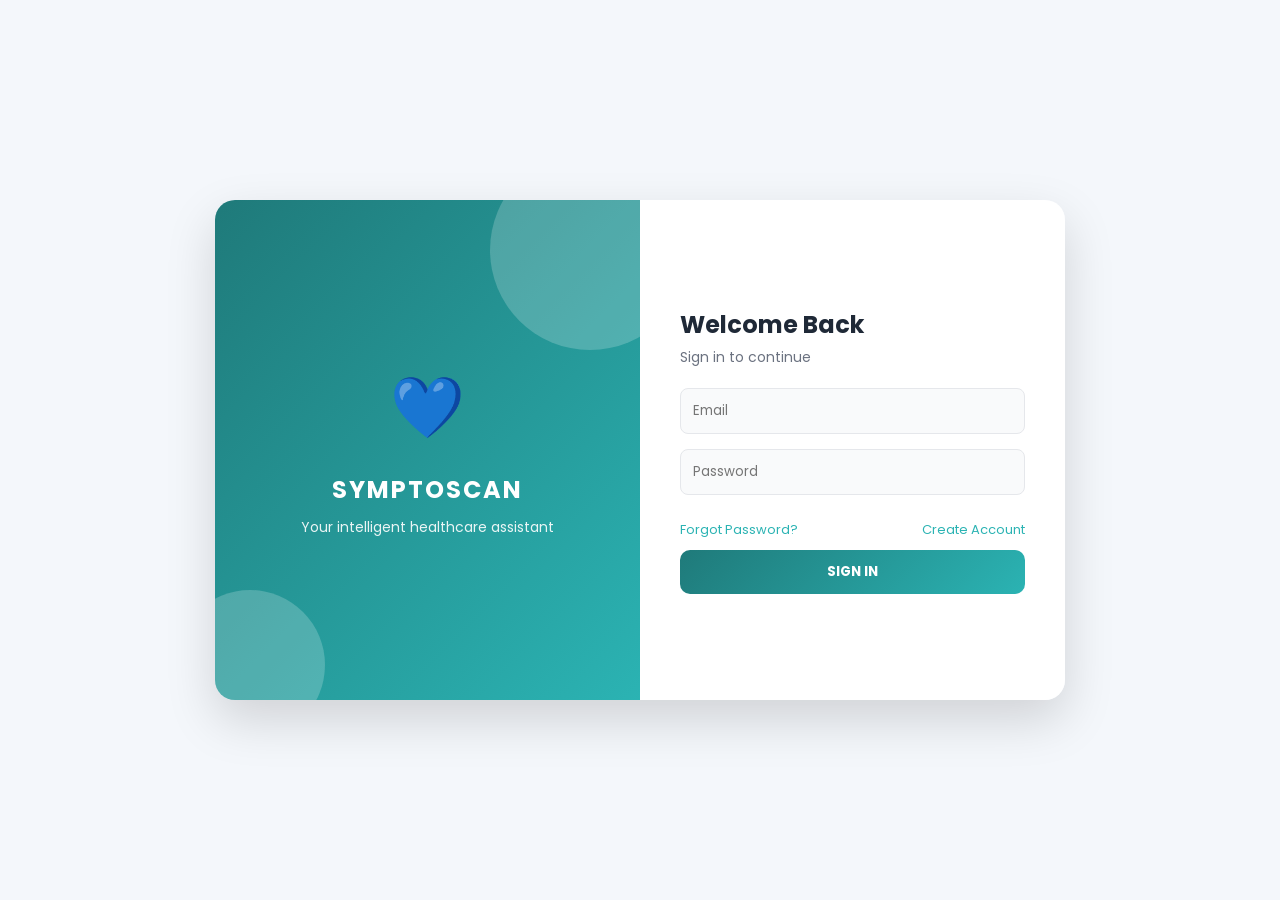
<file: templates/index.html>
<!DOCTYPE html>
<html lang="en">
<head>
<meta charset="UTF-8">
<title>SymptoScan Login</title>

<link href="https://fonts.googleapis.com/css2?family=Poppins:wght@300;400;600&display=swap" rel="stylesheet">

<style>
* {
  margin: 0;
  padding: 0;
  box-sizing: border-box;
  font-family: 'Poppins', sans-serif;
}

body {
  height: 100vh;
  display: flex;
  justify-content: center;
  align-items: center;
  background: #f4f7fb;
}

/* CONTAINER */
.container {
  width: 850px;
  height: 500px;
  display: flex;
  border-radius: 20px;
  overflow: hidden;
  box-shadow: 0 20px 50px rgba(0,0,0,0.15);
}

/* LEFT PANEL */
.left {
  width: 50%;
  background: linear-gradient(135deg, #1f7a7a, #2bb3b3);
  color: white;
  padding: 50px 30px;
  position: relative;
  display: flex;
  flex-direction: column;
  justify-content: center;
  align-items: center;
}

/* FLOATING SHAPES */
.left::before, .left::after {
  content: "";
  position: absolute;
  border-radius: 50%;
  opacity: 0.2;
}

.left::before {
  width: 200px;
  height: 200px;
  background: white;
  top: -50px;
  right: -50px;
}

.left::after {
  width: 150px;
  height: 150px;
  background: white;
  bottom: -40px;
  left: -40px;
}

/* LOGO */
.logo {
  font-size: 60px;
  margin-bottom: 20px;
}

.left h2 {
  letter-spacing: 2px;
  margin-bottom: 10px;
}

.left p {
  font-size: 14px;
  opacity: 0.9;
}

/* RIGHT PANEL */
.right {
  width: 50%;
  background: white;
  padding: 40px;
  display: flex;
  flex-direction: column;
  justify-content: center;
}

.right h2 {
  margin-bottom: 5px;
  color: #1f2937;
}

.right p {
  font-size: 14px;
  color: #6b7280;
  margin-bottom: 20px;
}

/* INPUT */
.input-box {
  margin-bottom: 15px;
}

input {
  width: 100%;
  padding: 12px;
  border-radius: 8px;
  border: 1px solid #e5e7eb;
  outline: none;
  background: #f9fafb;
}

input:focus {
  border-color: #2bb3b3;
  box-shadow: 0 0 6px rgba(43,179,179,0.3);
}

/* BUTTON */
button {
  width: 100%;
  padding: 12px;
  border-radius: 10px;
  border: none;
  background: linear-gradient(135deg, #1f7a7a, #2bb3b3);
  color: white;
  font-weight: bold;
  cursor: pointer;
  margin-top: 10px;
  transition: 0.3s;
}

button:hover {
  transform: translateY(-2px);
}

/* LINKS */
.extra {
  display: flex;
  justify-content: space-between;
  font-size: 13px;
  margin-top: 10px;
}

.extra a {
  text-decoration: none;
  color: #2bb3b3;
}
</style>
</head>

<body>

<div class="container">

  <!-- LEFT -->
  <div class="left">
    <div class="logo">💙</div>
    <h2>SYMPTOSCAN</h2>
    <p>Your intelligent healthcare assistant</p>
  </div>

  <!-- RIGHT -->
  <div class="right">
    <h2>Welcome Back</h2>
    <p>Sign in to continue</p>

    <div class="input-box">
      <input id="lemail" type="text" placeholder="Email">
    </div>

    <div class="input-box">
      <input id="lpass" type="password" placeholder="Password">
    </div>

    <div class="extra">
      <a href="#">Forgot Password?</a>
      <a href="/register">Create Account</a>
    </div>

    <button onclick="login()">SIGN IN</button>
  </div>

</div>

<script src="../static/script.js"></script>

</body>
</html>
</file>
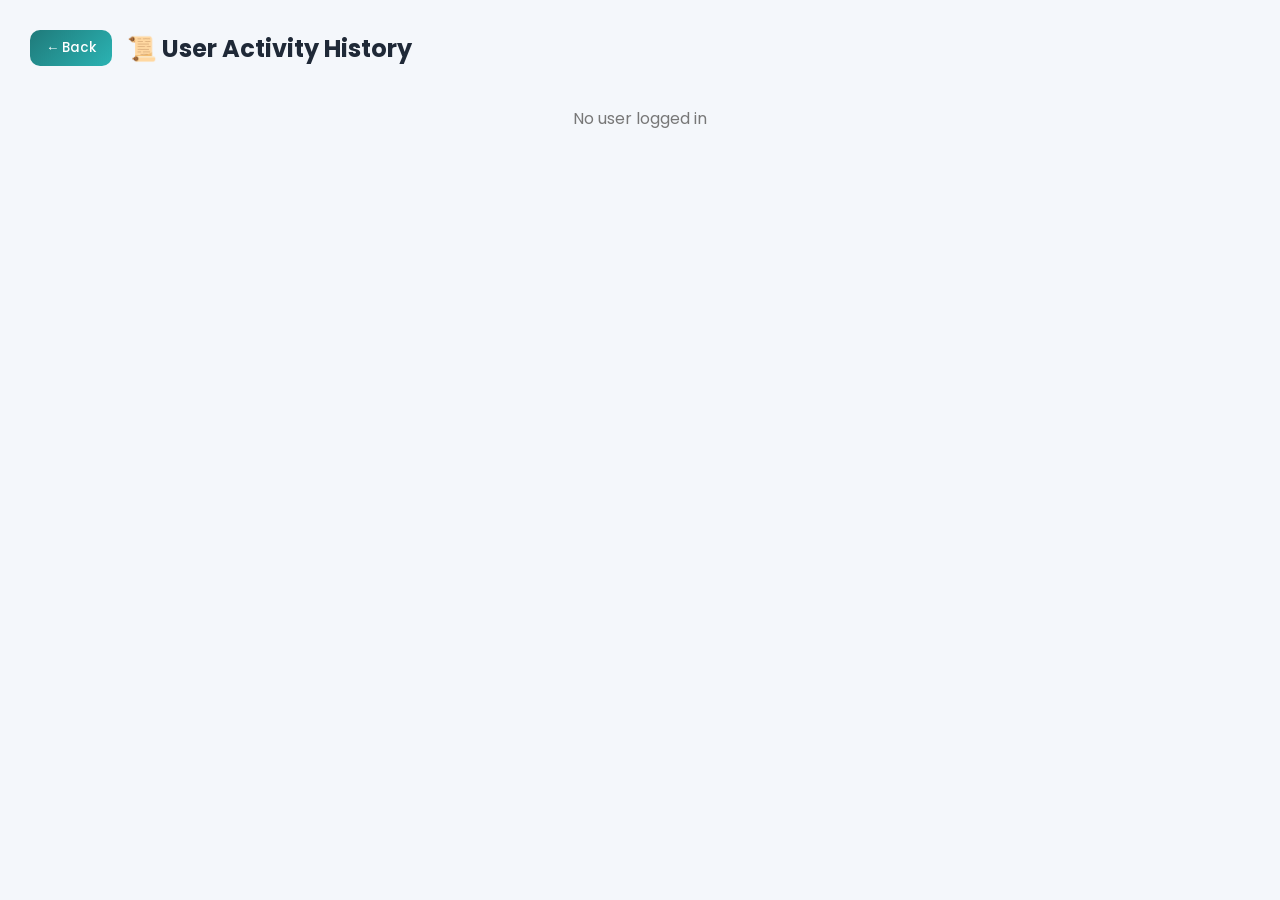
<file: templates/history.html>
<!DOCTYPE html>
<html lang="en">
<head>
<meta charset="UTF-8">
<title>SymptoScan History</title>

<link href="https://fonts.googleapis.com/css2?family=Poppins:wght@300;400;600&display=swap" rel="stylesheet">

<style>
* {
  margin: 0;
  padding: 0;
  box-sizing: border-box;
  font-family: 'Poppins', sans-serif;
}

body {
  background: #f4f7fb;
  padding: 30px;
}

/* HEADER */
.header {
  display: flex;
  align-items: center;
  gap: 15px;
  margin-bottom: 25px;
}

/* BACK BUTTON */
.back-btn {
  padding: 8px 16px;
  border: none;
  border-radius: 10px;
  background: linear-gradient(135deg, #1f7a7a, #2bb3b3);
  color: white;
  cursor: pointer;
  font-weight: 500;
  transition: 0.3s;
}

.back-btn:hover {
  transform: translateX(-3px);
}

/* TITLE */
h2 {
  margin: 0;
  color: #1f2937;
}

/* CARD */
.card {
  background: white;
  padding: 18px;
  margin-bottom: 15px;
  border-radius: 15px;
  box-shadow: 0 8px 20px rgba(0,0,0,0.06);
  border-left: 5px solid #2bb3b3;
  transition: 0.3s;
}

.card:hover {
  transform: translateY(-3px);
}

/* TEXT */
.card h3 {
  margin-bottom: 5px;
  color: #1f2937;
}

.card p {
  color: #555;
}

.time {
  color: #9ca3af;
  font-size: 13px;
  margin-top: 5px;
}

/* EMPTY */
.empty {
  text-align: center;
  color: #777;
  margin-top: 40px;
}
</style>
</head>

<body>

<!-- HEADER -->
<div class="header">
  <button class="back-btn" onclick="goBack()">← Back</button>
  <h2>📜 User Activity History</h2>
</div>

<!-- HISTORY LIST -->
<div id="historyList"></div>

<script>

function goBack() {
  window.location.href = "/dashboard";  // ✅ change if needed
}

async function loadHistory() {

  let email = localStorage.getItem("email");

  if (!email) {
    document.getElementById("historyList").innerHTML =
      "<div class='empty'>No user logged in</div>";
    return;
  }

  try {
    let res = await fetch(`/history/${email}`);
    let data = await res.json();

    if (!data || data.length === 0) {
      document.getElementById("historyList").innerHTML =
        "<div class='empty'>No history available</div>";
      return;
    }

    let html = "";

    data.reverse().forEach(item => {
      html += `
        <div class="card">
          <h3>🧠 ${item.prediction}</h3>
          <p><b>Probability:</b> ${item.probability}%</p>
          <div class="time">${item.time || ""}</div>
        </div>
      `;
    });

    document.getElementById("historyList").innerHTML = html;

  } catch (err) {
    document.getElementById("historyList").innerHTML =
      "<div class='empty'>Error loading history</div>";
  }
}

loadHistory();

</script>

</body>
</html>
</file>
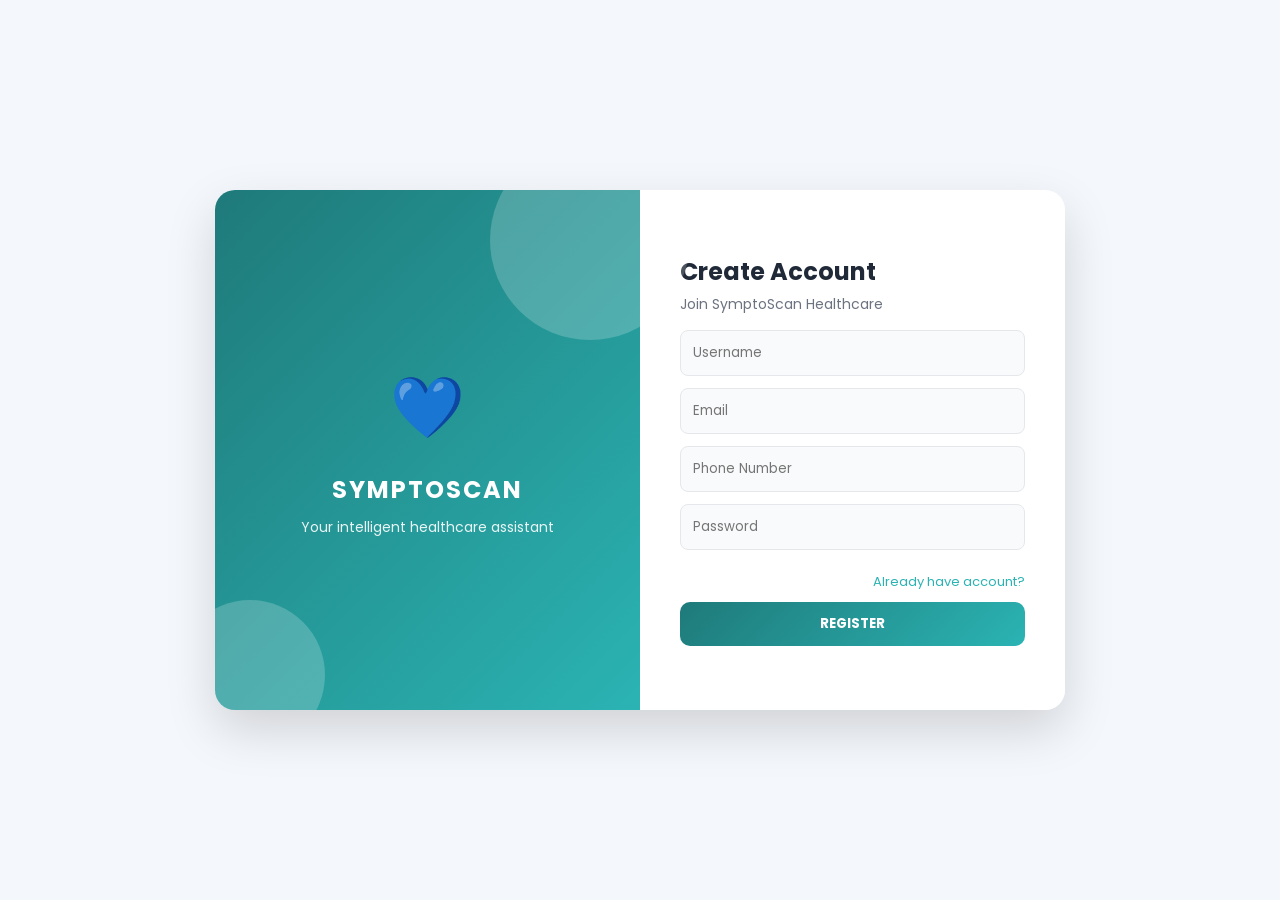
<file: templates/register.html>
<!DOCTYPE html>
<html lang="en">
<head>
<meta charset="UTF-8">
<title>SymptoScan Register</title>

<link href="https://fonts.googleapis.com/css2?family=Poppins:wght@300;400;600&display=swap" rel="stylesheet">

<style>
* {
  margin: 0;
  padding: 0;
  box-sizing: border-box;
  font-family: 'Poppins', sans-serif;
}

body {
  height: 100vh;
  display: flex;
  justify-content: center;
  align-items: center;
  background: #f4f7fb;
}

/* CONTAINER */
.container {
  width: 850px;
  height: 520px;
  display: flex;
  border-radius: 20px;
  overflow: hidden;
  box-shadow: 0 20px 50px rgba(0,0,0,0.15);
}

/* LEFT PANEL */
.left {
  width: 50%;
  background: linear-gradient(135deg, #1f7a7a, #2bb3b3);
  color: white;
  padding: 50px 30px;
  position: relative;
  display: flex;
  flex-direction: column;
  justify-content: center;
  align-items: center;
  text-align: center;
}

/* SHAPES */
.left::before, .left::after {
  content: "";
  position: absolute;
  border-radius: 50%;
  opacity: 0.2;
}

.left::before {
  width: 200px;
  height: 200px;
  background: white;
  top: -50px;
  right: -50px;
}

.left::after {
  width: 150px;
  height: 150px;
  background: white;
  bottom: -40px;
  left: -40px;
}

/* TEXT */
.logo {
  font-size: 60px;
  margin-bottom: 20px;
}

.left h2 {
  letter-spacing: 2px;
  margin-bottom: 10px;
}

.left p {
  font-size: 14px;
  opacity: 0.9;
}

/* RIGHT PANEL */
.right {
  width: 50%;
  background: #ffffff;
  padding: 40px;
  display: flex;
  flex-direction: column;
  justify-content: center;
}

.right h2 {
  margin-bottom: 5px;
  color: #1f2937;
}

.right p {
  font-size: 14px;
  color: #6b7280;
  margin-bottom: 15px;
}

/* INPUT */
.input-box {
  margin-bottom: 12px;
}

input {
  width: 100%;
  padding: 12px;
  border-radius: 8px;
  border: 1px solid #e5e7eb;
  outline: none;
  background: #f9fafb;
  transition: 0.3s;
}

input:focus {
  border-color: #2bb3b3;
  box-shadow: 0 0 6px rgba(43,179,179,0.3);
}

/* BUTTON */
button {
  width: 100%;
  padding: 12px;
  border-radius: 10px;
  border: none;
  background: linear-gradient(135deg, #1f7a7a, #2bb3b3);
  color: white;
  font-weight: bold;
  cursor: pointer;
  margin-top: 10px;
  transition: 0.3s;
}

button:hover {
  transform: translateY(-2px);
}

/* LINKS */
.extra {
  display: flex;
  justify-content: flex-end;
  font-size: 13px;
  margin-top: 10px;
}

.extra a {
  text-decoration: none;
  color: #2bb3b3;
}
</style>
</head>

<body>

<div class="container">

  <!-- LEFT SIDE -->
  <div class="left">
    <div class="logo">💙</div>
    <h2>SYMPTOSCAN</h2>
    <p>Your intelligent healthcare assistant</p>
  </div>

  <!-- RIGHT SIDE -->
  <div class="right">
    <h2>Create Account</h2>
    <p>Join SymptoScan Healthcare</p>

    <div class="input-box">
      <input id="ruser" type="text" placeholder="Username" required>
    </div>

    <div class="input-box">
      <input id="remail" type="email" placeholder="Email" required>
    </div>

    <div class="input-box">
      <input id="rphone" type="text" placeholder="Phone Number" required>
    </div>

    <div class="input-box">
      <input id="rpass" type="password" placeholder="Password" required>
    </div>

    <div class="extra">
      <a href="/">Already have account?</a>
    </div>

    <button onclick="register()">REGISTER</button>
  </div>

</div>

<script src="../static/script.js"></script>

</body>
</html>
</file>
